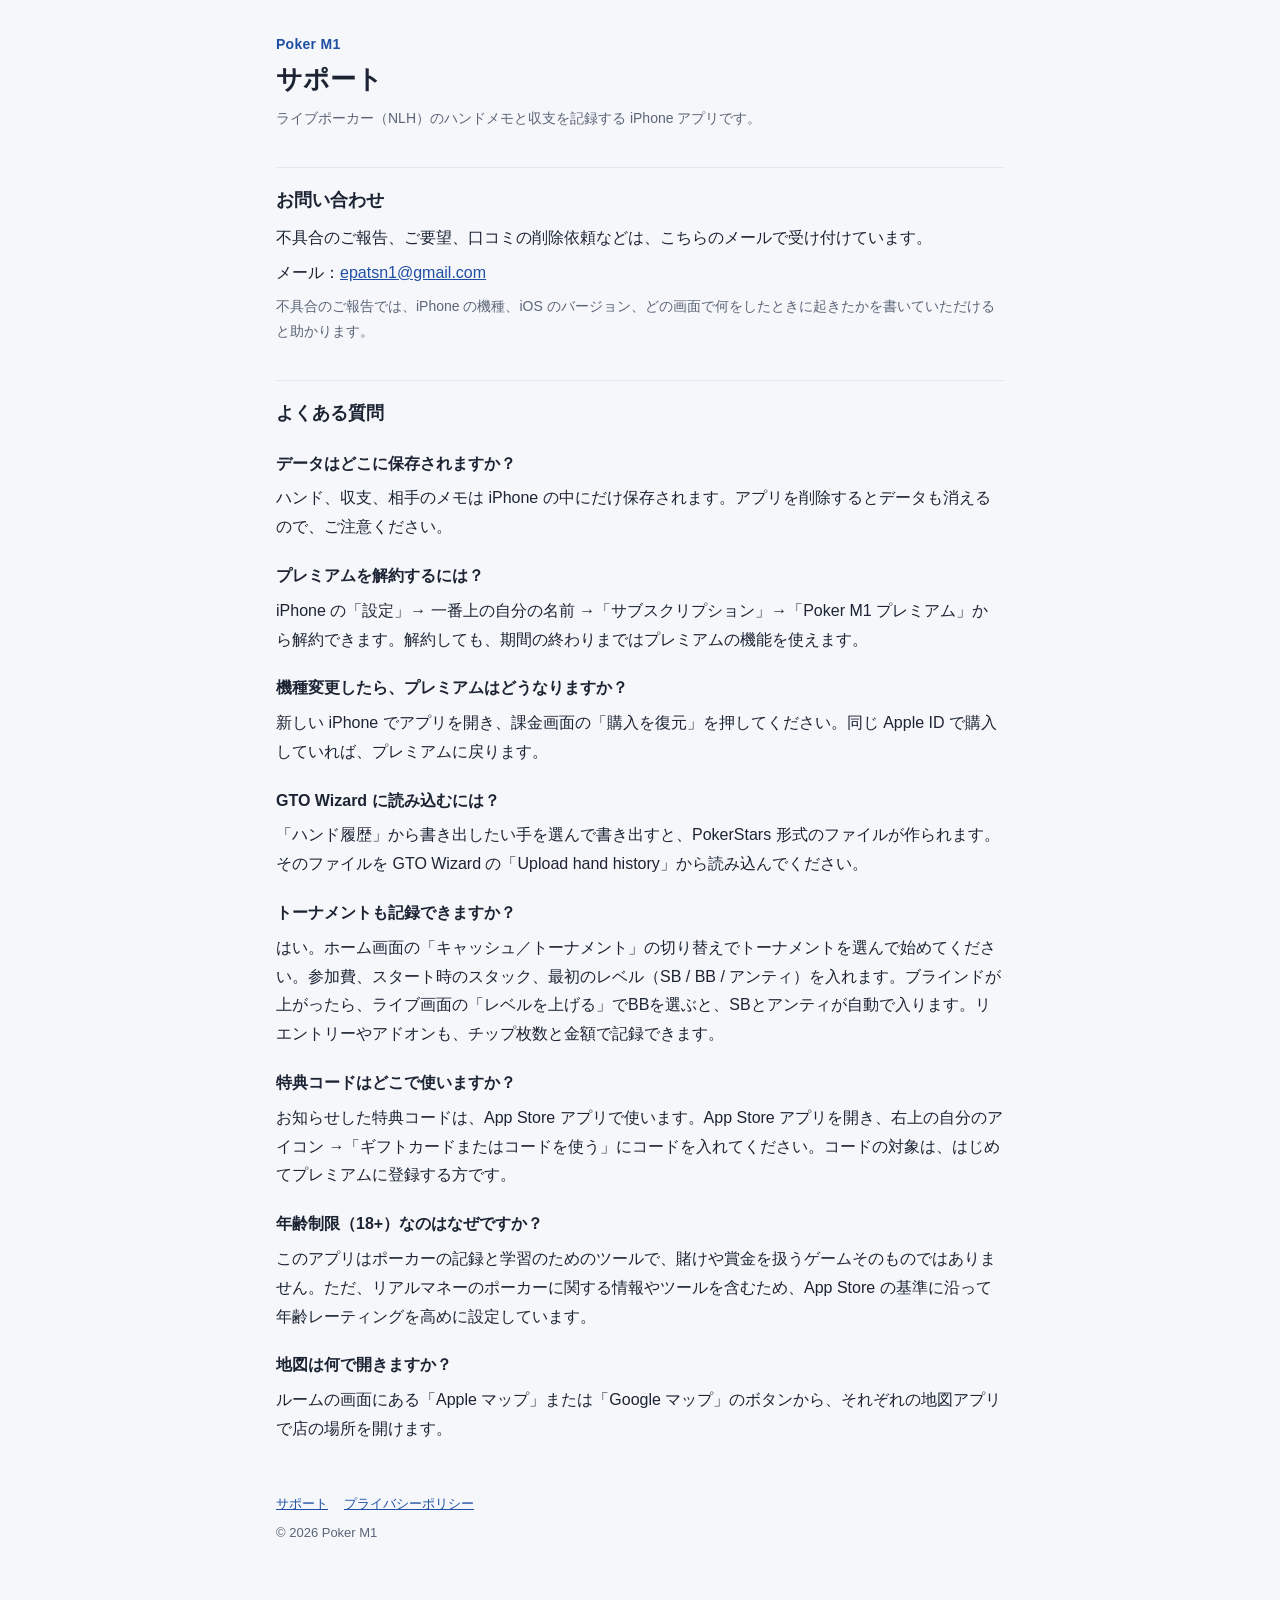
<file: index.html>
<!DOCTYPE html>
<html lang="ja">
<head>
<meta charset="utf-8">
<meta name="viewport" content="width=device-width, initial-scale=1">
<title>Poker M1 サポート</title>
<link rel="stylesheet" href="style.css">
</head>
<body>
<main>
<header>
  <div class="brand">Poker M1</div>
  <h1>サポート</h1>
  <p class="meta">ライブポーカー（NLH）のハンドメモと収支を記録する iPhone アプリです。</p>
</header>

<h2>お問い合わせ</h2>
<p>不具合のご報告、ご要望、口コミの削除依頼などは、こちらのメールで受け付けています。</p>
<p>メール：<a href="mailto:epatsn1@gmail.com">epatsn1@gmail.com</a></p>
<p class="meta">不具合のご報告では、iPhone の機種、iOS のバージョン、どの画面で何をしたときに起きたかを書いていただけると助かります。</p>

<h2>よくある質問</h2>

<h3>データはどこに保存されますか？</h3>
<p>ハンド、収支、相手のメモは iPhone の中にだけ保存されます。アプリを削除するとデータも消えるので、ご注意ください。</p>

<h3>プレミアムを解約するには？</h3>
<p>iPhone の「設定」→ 一番上の自分の名前 →「サブスクリプション」→「Poker M1 プレミアム」から解約できます。解約しても、期間の終わりまではプレミアムの機能を使えます。</p>

<h3>機種変更したら、プレミアムはどうなりますか？</h3>
<p>新しい iPhone でアプリを開き、課金画面の「購入を復元」を押してください。同じ Apple ID で購入していれば、プレミアムに戻ります。</p>

<h3>GTO Wizard に読み込むには？</h3>
<p>「ハンド履歴」から書き出したい手を選んで書き出すと、PokerStars 形式のファイルが作られます。そのファイルを GTO Wizard の「Upload hand history」から読み込んでください。</p>

<h3>トーナメントも記録できますか？</h3>
<p>はい。ホーム画面の「キャッシュ／トーナメント」の切り替えでトーナメントを選んで始めてください。参加費、スタート時のスタック、最初のレベル（SB / BB / アンティ）を入れます。ブラインドが上がったら、ライブ画面の「レベルを上げる」でBBを選ぶと、SBとアンティが自動で入ります。リエントリーやアドオンも、チップ枚数と金額で記録できます。</p>

<h3>特典コードはどこで使いますか？</h3>
<p>お知らせした特典コードは、App Store アプリで使います。App Store アプリを開き、右上の自分のアイコン →「ギフトカードまたはコードを使う」にコードを入れてください。コードの対象は、はじめてプレミアムに登録する方です。</p>

<h3>年齢制限（18+）なのはなぜですか？</h3>
<p>このアプリはポーカーの記録と学習のためのツールで、賭けや賞金を扱うゲームそのものではありません。ただ、リアルマネーのポーカーに関する情報やツールを含むため、App Store の基準に沿って年齢レーティングを高めに設定しています。</p>

<h3>地図は何で開きますか？</h3>
<p>ルームの画面にある「Apple マップ」または「Google マップ」のボタンから、それぞれの地図アプリで店の場所を開けます。</p>

<footer>
  <nav><a href="./">サポート</a><a href="privacy.html">プライバシーポリシー</a></nav>
  <p>&copy; 2026 Poker M1</p>
</footer>
</main>
</body>
</html>
</file>
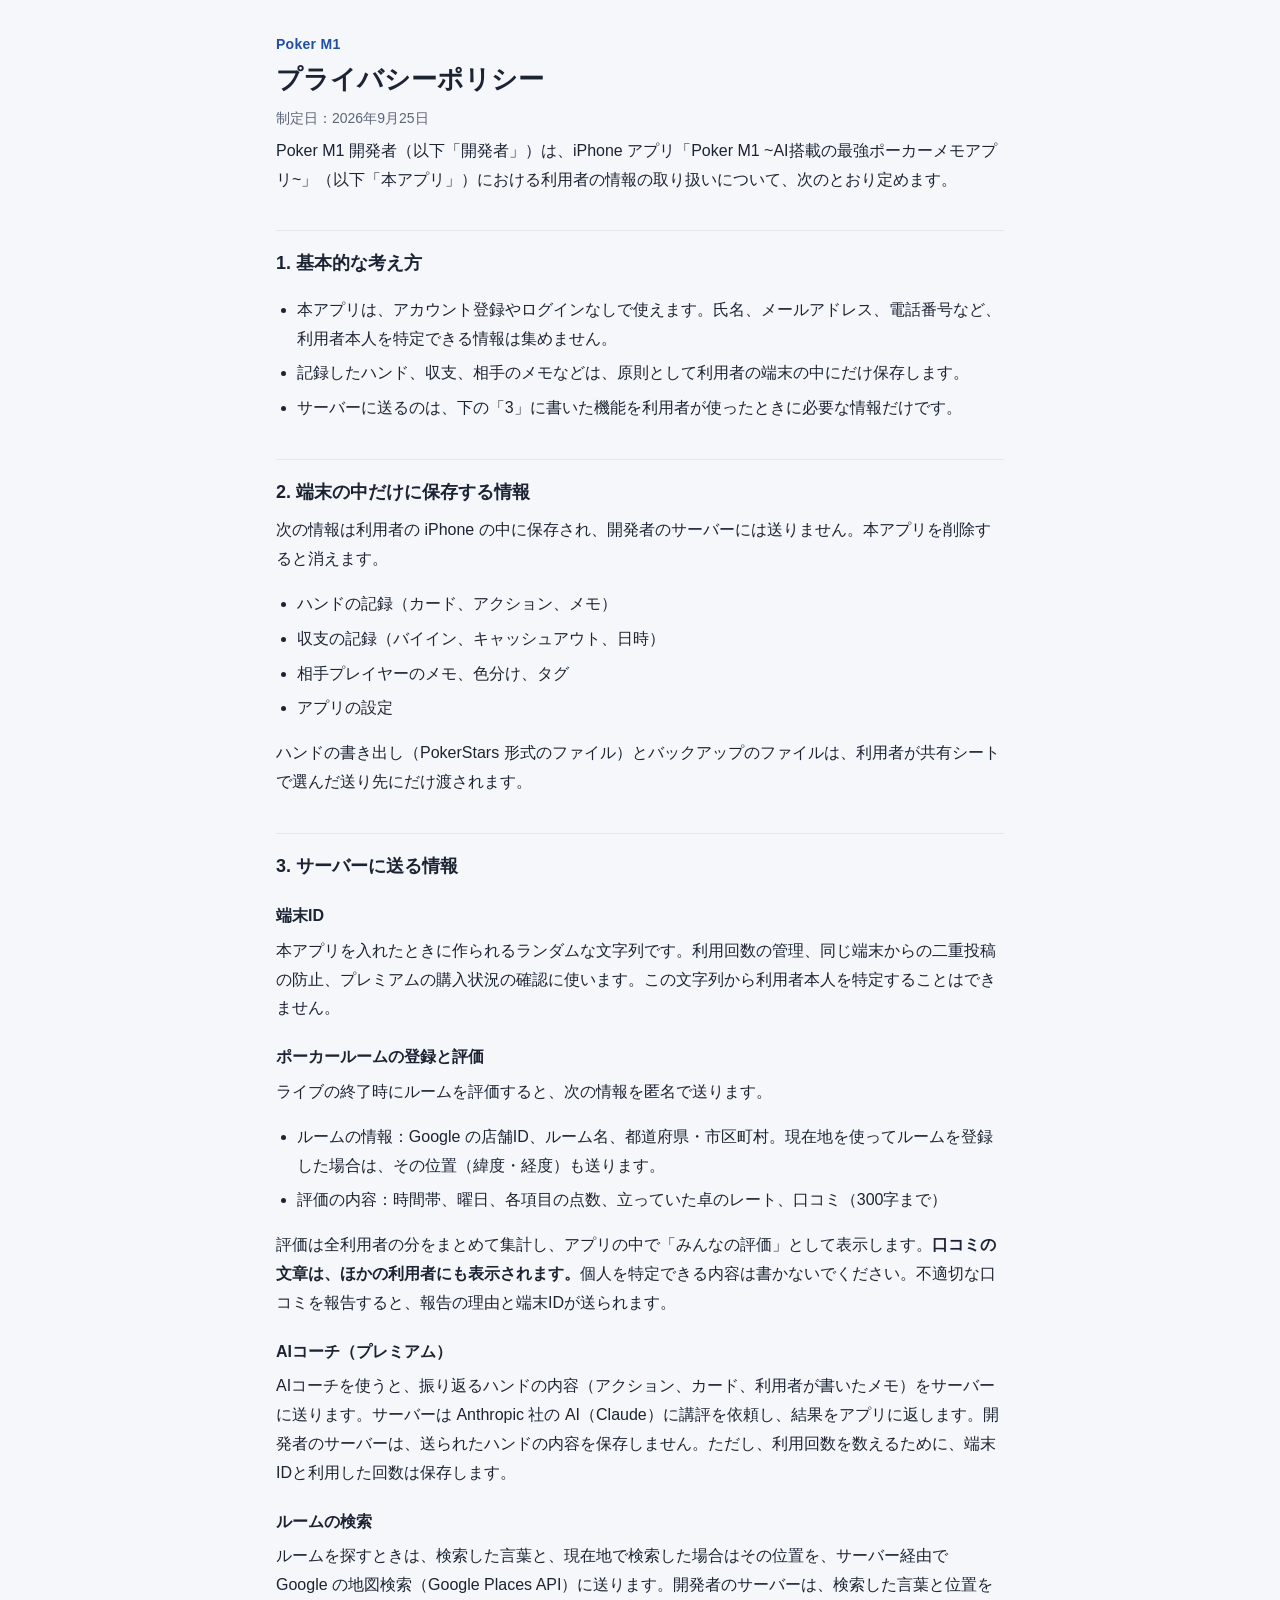
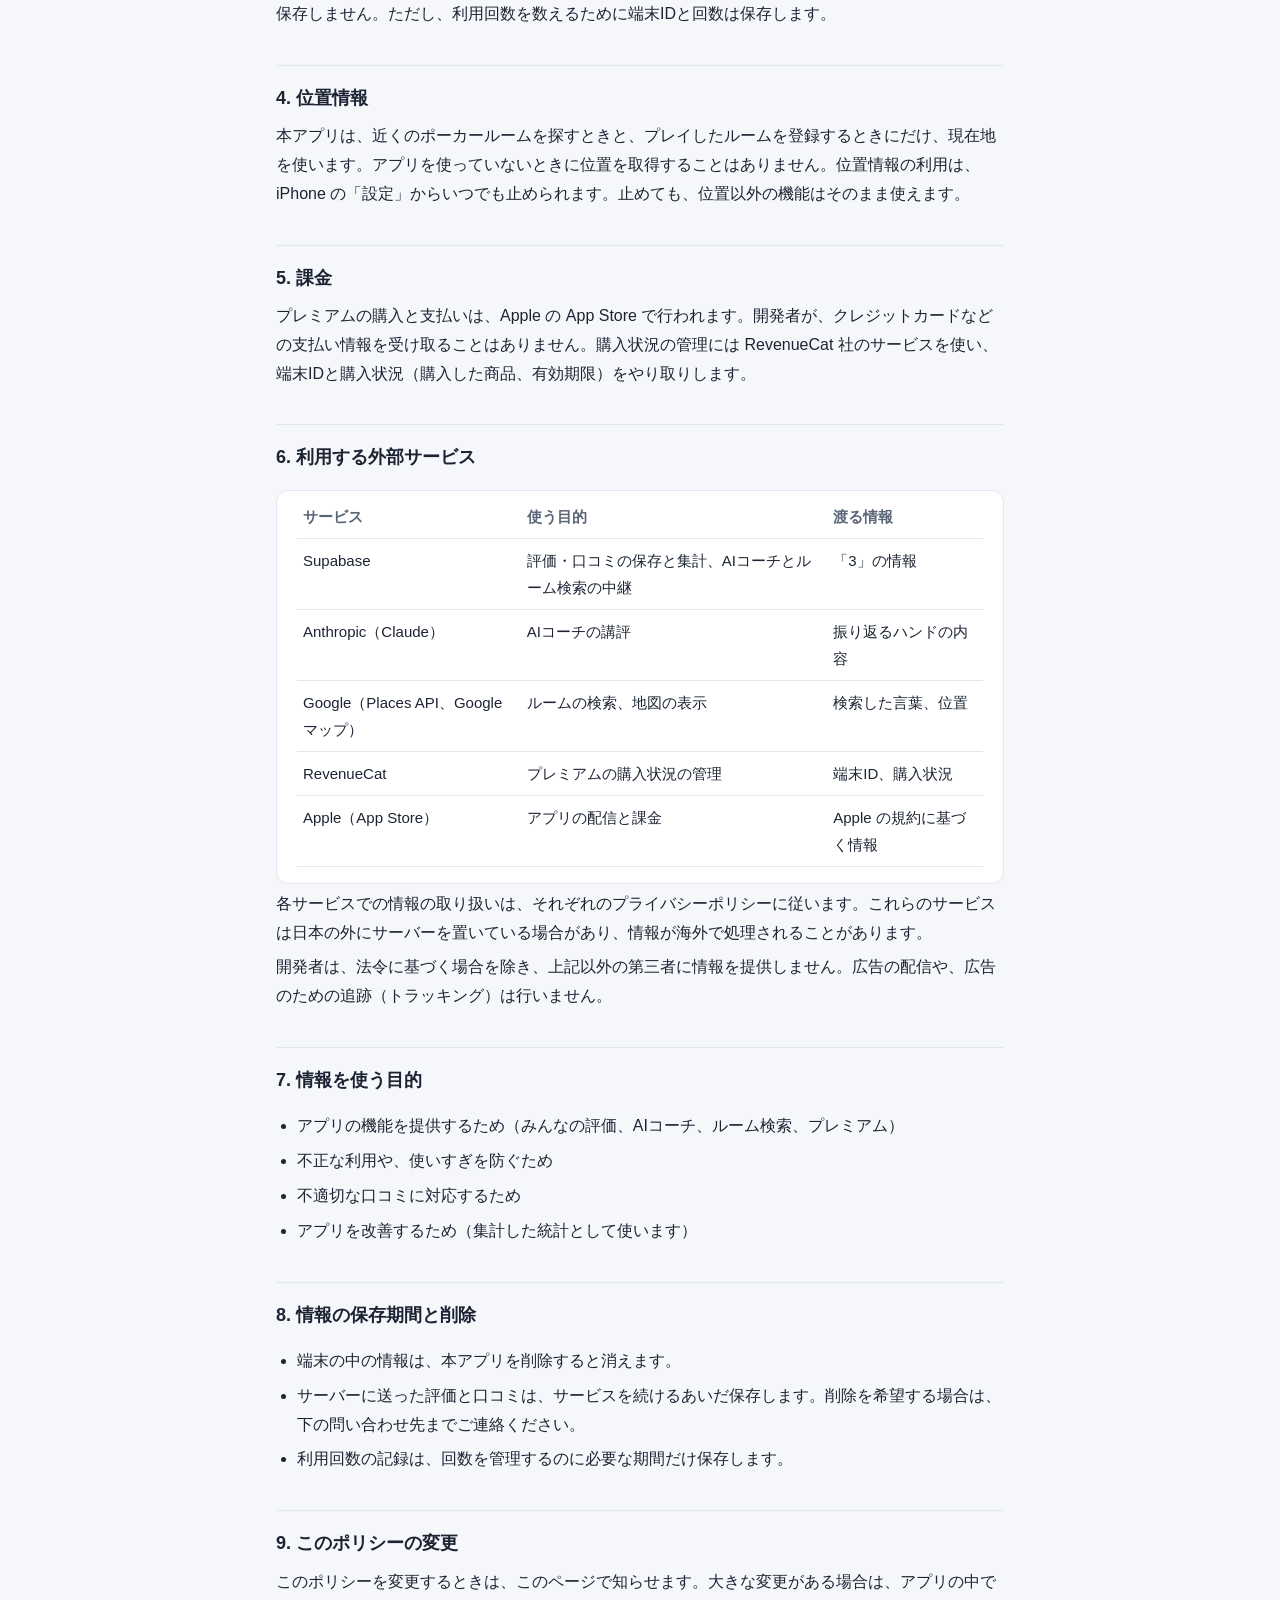
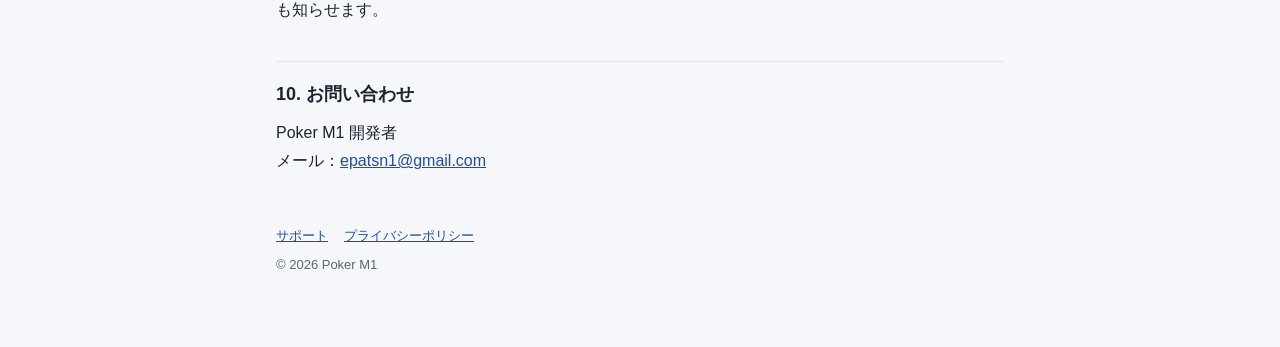
<file: privacy.html>
<!DOCTYPE html>
<html lang="ja">
<head>
<meta charset="utf-8">
<meta name="viewport" content="width=device-width, initial-scale=1">
<title>プライバシーポリシー | Poker M1</title>
<link rel="stylesheet" href="style.css">
</head>
<body>
<main>
<header>
  <div class="brand">Poker M1</div>
  <h1>プライバシーポリシー</h1>
  <p class="meta">制定日：2026年9月25日</p>
</header>

<p>Poker M1 開発者（以下「開発者」）は、iPhone アプリ「Poker M1 ~AI搭載の最強ポーカーメモアプリ~」（以下「本アプリ」）における利用者の情報の取り扱いについて、次のとおり定めます。</p>

<h2>1. 基本的な考え方</h2>
<ul>
  <li>本アプリは、アカウント登録やログインなしで使えます。氏名、メールアドレス、電話番号など、利用者本人を特定できる情報は集めません。</li>
  <li>記録したハンド、収支、相手のメモなどは、原則として利用者の端末の中にだけ保存します。</li>
  <li>サーバーに送るのは、下の「3」に書いた機能を利用者が使ったときに必要な情報だけです。</li>
</ul>

<h2>2. 端末の中だけに保存する情報</h2>
<p>次の情報は利用者の iPhone の中に保存され、開発者のサーバーには送りません。本アプリを削除すると消えます。</p>
<ul>
  <li>ハンドの記録（カード、アクション、メモ）</li>
  <li>収支の記録（バイイン、キャッシュアウト、日時）</li>
  <li>相手プレイヤーのメモ、色分け、タグ</li>
  <li>アプリの設定</li>
</ul>
<p>ハンドの書き出し（PokerStars 形式のファイル）とバックアップのファイルは、利用者が共有シートで選んだ送り先にだけ渡されます。</p>

<h2>3. サーバーに送る情報</h2>

<h3>端末ID</h3>
<p>本アプリを入れたときに作られるランダムな文字列です。利用回数の管理、同じ端末からの二重投稿の防止、プレミアムの購入状況の確認に使います。この文字列から利用者本人を特定することはできません。</p>

<h3>ポーカールームの登録と評価</h3>
<p>ライブの終了時にルームを評価すると、次の情報を匿名で送ります。</p>
<ul>
  <li>ルームの情報：Google の店舗ID、ルーム名、都道府県・市区町村。現在地を使ってルームを登録した場合は、その位置（緯度・経度）も送ります。</li>
  <li>評価の内容：時間帯、曜日、各項目の点数、立っていた卓のレート、口コミ（300字まで）</li>
</ul>
<p>評価は全利用者の分をまとめて集計し、アプリの中で「みんなの評価」として表示します。<strong>口コミの文章は、ほかの利用者にも表示されます。</strong>個人を特定できる内容は書かないでください。不適切な口コミを報告すると、報告の理由と端末IDが送られます。</p>

<h3>AIコーチ（プレミアム）</h3>
<p>AIコーチを使うと、振り返るハンドの内容（アクション、カード、利用者が書いたメモ）をサーバーに送ります。サーバーは Anthropic 社の AI（Claude）に講評を依頼し、結果をアプリに返します。開発者のサーバーは、送られたハンドの内容を保存しません。ただし、利用回数を数えるために、端末IDと利用した回数は保存します。</p>

<h3>ルームの検索</h3>
<p>ルームを探すときは、検索した言葉と、現在地で検索した場合はその位置を、サーバー経由で Google の地図検索（Google Places API）に送ります。開発者のサーバーは、検索した言葉と位置を保存しません。ただし、利用回数を数えるために端末IDと回数は保存します。</p>

<h2>4. 位置情報</h2>
<p>本アプリは、近くのポーカールームを探すときと、プレイしたルームを登録するときにだけ、現在地を使います。アプリを使っていないときに位置を取得することはありません。位置情報の利用は、iPhone の「設定」からいつでも止められます。止めても、位置以外の機能はそのまま使えます。</p>

<h2>5. 課金</h2>
<p>プレミアムの購入と支払いは、Apple の App Store で行われます。開発者が、クレジットカードなどの支払い情報を受け取ることはありません。購入状況の管理には RevenueCat 社のサービスを使い、端末IDと購入状況（購入した商品、有効期限）をやり取りします。</p>

<h2>6. 利用する外部サービス</h2>
<div class="card">
<table>
  <tr><th>サービス</th><th>使う目的</th><th>渡る情報</th></tr>
  <tr><td>Supabase</td><td>評価・口コミの保存と集計、AIコーチとルーム検索の中継</td><td>「3」の情報</td></tr>
  <tr><td>Anthropic（Claude）</td><td>AIコーチの講評</td><td>振り返るハンドの内容</td></tr>
  <tr><td>Google（Places API、Google マップ）</td><td>ルームの検索、地図の表示</td><td>検索した言葉、位置</td></tr>
  <tr><td>RevenueCat</td><td>プレミアムの購入状況の管理</td><td>端末ID、購入状況</td></tr>
  <tr><td>Apple（App Store）</td><td>アプリの配信と課金</td><td>Apple の規約に基づく情報</td></tr>
</table>
</div>
<p>各サービスでの情報の取り扱いは、それぞれのプライバシーポリシーに従います。これらのサービスは日本の外にサーバーを置いている場合があり、情報が海外で処理されることがあります。</p>
<p>開発者は、法令に基づく場合を除き、上記以外の第三者に情報を提供しません。広告の配信や、広告のための追跡（トラッキング）は行いません。</p>

<h2>7. 情報を使う目的</h2>
<ul>
  <li>アプリの機能を提供するため（みんなの評価、AIコーチ、ルーム検索、プレミアム）</li>
  <li>不正な利用や、使いすぎを防ぐため</li>
  <li>不適切な口コミに対応するため</li>
  <li>アプリを改善するため（集計した統計として使います）</li>
</ul>

<h2>8. 情報の保存期間と削除</h2>
<ul>
  <li>端末の中の情報は、本アプリを削除すると消えます。</li>
  <li>サーバーに送った評価と口コミは、サービスを続けるあいだ保存します。削除を希望する場合は、下の問い合わせ先までご連絡ください。</li>
  <li>利用回数の記録は、回数を管理するのに必要な期間だけ保存します。</li>
</ul>

<h2>9. このポリシーの変更</h2>
<p>このポリシーを変更するときは、このページで知らせます。大きな変更がある場合は、アプリの中でも知らせます。</p>

<h2>10. お問い合わせ</h2>
<p>Poker M1 開発者<br>メール：<a href="mailto:epatsn1@gmail.com">epatsn1@gmail.com</a></p>

<footer>
  <nav><a href="./">サポート</a><a href="privacy.html">プライバシーポリシー</a></nav>
  <p>&copy; 2026 Poker M1</p>
</footer>
</main>
</body>
</html>
</file>
<file: style.css>
:root {
  --bg: #f5f7fb;
  --card: #ffffff;
  --text: #1c2433;
  --muted: #5b6577;
  --line: #e2e7ef;
  --accent: #1f4fa3;
}
@media (prefers-color-scheme: dark) {
  :root {
    --bg: #10141c;
    --card: #181e29;
    --text: #e7ebf2;
    --muted: #9aa4b5;
    --line: #2a3242;
    --accent: #7fa7ee;
  }
}
* { box-sizing: border-box; }
body {
  margin: 0;
  background: var(--bg);
  color: var(--text);
  font-family: -apple-system, BlinkMacSystemFont, "Hiragino Sans", "Hiragino Kaku Gothic ProN", "Noto Sans JP", "Yu Gothic", sans-serif;
  line-height: 1.8;
  font-size: 16px;
}
main {
  max-width: 760px;
  margin: 0 auto;
  padding: 32px 16px 64px;
}
header .brand {
  font-weight: 800;
  color: var(--accent);
  letter-spacing: 0.02em;
  font-size: 14px;
}
h1 { font-size: 26px; line-height: 1.4; margin: 4px 0 8px; }
h2 {
  font-size: 18px;
  margin: 36px 0 8px;
  padding-top: 16px;
  border-top: 1px solid var(--line);
}
h3 { font-size: 16px; margin: 20px 0 4px; }
p, li { margin: 6px 0; }
ul { padding-left: 1.3em; }
.meta { color: var(--muted); font-size: 14px; }
.card {
  background: var(--card);
  border: 1px solid var(--line);
  border-radius: 12px;
  padding: 4px 20px 16px;
  margin-top: 16px;
}
table { width: 100%; border-collapse: collapse; font-size: 15px; }
th, td { text-align: left; vertical-align: top; padding: 8px 6px; border-bottom: 1px solid var(--line); }
th { color: var(--muted); font-weight: 600; white-space: nowrap; }
a { color: var(--accent); }
footer { margin-top: 48px; color: var(--muted); font-size: 13px; }
nav a { margin-right: 16px; }
</file>
